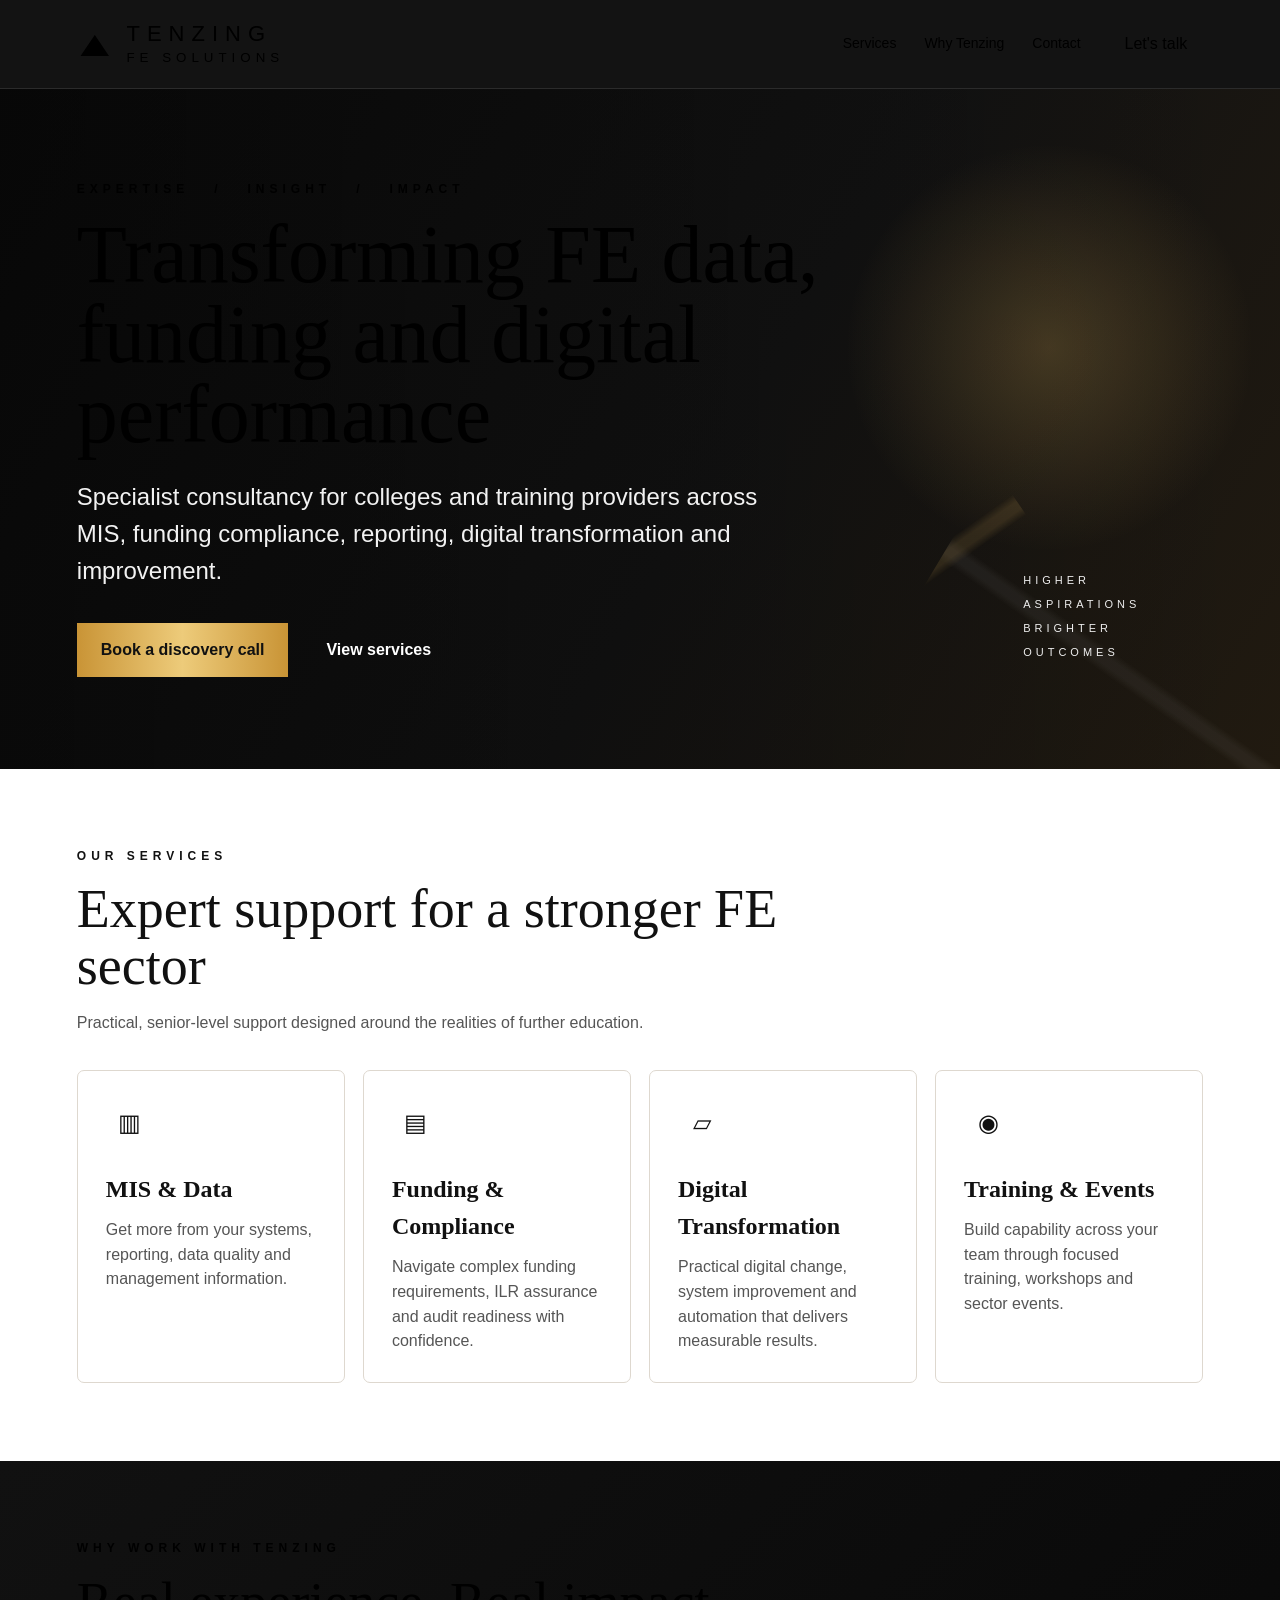
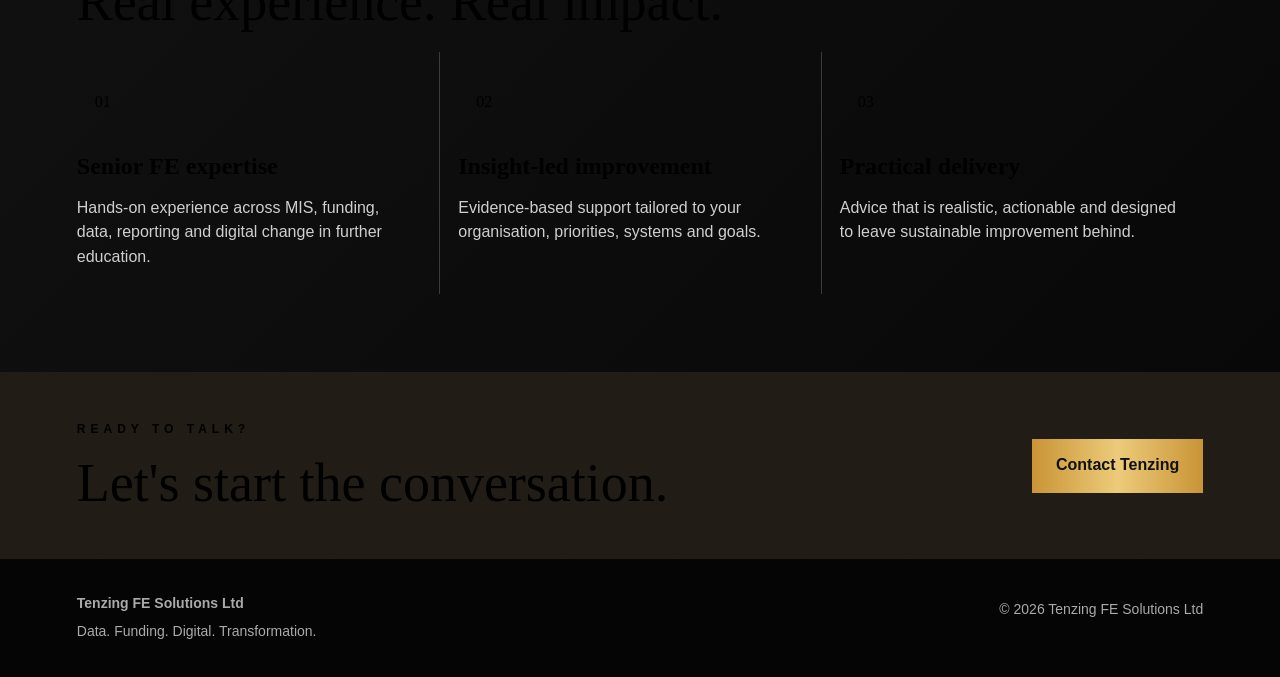
<file: index.html>
<!DOCTYPE html>
<html lang="en">
<head>
  <meta charset="UTF-8" />
  <meta name="viewport" content="width=device-width, initial-scale=1.0" />
  <meta name="description" content="Tenzing FE Solutions Ltd - specialist FE consultancy across MIS, data, funding compliance and digital transformation." />
  <title>Tenzing FE Solutions Ltd</title>
  <link rel="stylesheet" href="style.css" />
</head>
<body>
  <header class="site-header">
    <a class="brand" href="index.html" aria-label="Tenzing FE Solutions home">
      <span class="brand-mark">▲</span>
      <span class="brand-text">
        <strong>TENZING</strong>
        <small>FE SOLUTIONS</small>
      </span>
    </a>
    <nav class="desktop-nav" aria-label="Main navigation">
      <a href="#services">Services</a>
      <a href="#why">Why Tenzing</a>
      <a href="contact.html">Contact</a>
    </nav>
    <a class="header-cta" href="contact.html">Let's talk</a>
  </header>

  <main>
    <section class="hero">
      <div class="hero-overlay"></div>
      <div class="hero-inner">
        <div class="hero-copy">
          <p class="eyebrow">EXPERTISE &nbsp; / &nbsp; INSIGHT &nbsp; / &nbsp; IMPACT</p>
          <h1>Transforming FE data, funding and digital performance</h1>
          <p class="lead">
            Specialist consultancy for colleges and training providers across MIS, funding compliance,
            reporting, digital transformation and improvement.
          </p>
          <div class="hero-actions">
            <a class="btn btn-gold" href="contact.html">Book a discovery call</a>
            <a class="btn btn-outline" href="#services">View services</a>
          </div>
        </div>

        <aside class="hero-tag">
          <span>HIGHER</span>
          <span>ASPIRATIONS</span>
          <span>BRIGHTER</span>
          <span>OUTCOMES</span>
        </aside>
      </div>
    </section>

    <section class="section light" id="services">
      <div class="section-heading">
        <p class="eyebrow dark-gold">OUR SERVICES</p>
        <h2>Expert support for a stronger FE sector</h2>
        <p>
          Practical, senior-level support designed around the realities of further education.
        </p>
      </div>

      <div class="service-grid">
        <article class="service-card">
          <div class="icon">▥</div>
          <h3>MIS &amp; Data</h3>
          <p>Get more from your systems, reporting, data quality and management information.</p>
        </article>

        <article class="service-card">
          <div class="icon">▤</div>
          <h3>Funding &amp; Compliance</h3>
          <p>Navigate complex funding requirements, ILR assurance and audit readiness with confidence.</p>
        </article>

        <article class="service-card">
          <div class="icon">▱</div>
          <h3>Digital Transformation</h3>
          <p>Practical digital change, system improvement and automation that delivers measurable results.</p>
        </article>

        <article class="service-card">
          <div class="icon">◉</div>
          <h3>Training &amp; Events</h3>
          <p>Build capability across your team through focused training, workshops and sector events.</p>
        </article>
      </div>
    </section>

    <section class="section dark" id="why">
      <div class="section-heading compact">
        <p class="eyebrow">WHY WORK WITH TENZING</p>
        <h2>Real experience. Real impact.</h2>
      </div>

      <div class="benefit-grid">
        <article>
          <div class="round-icon">01</div>
          <h3>Senior FE expertise</h3>
          <p>Hands-on experience across MIS, funding, data, reporting and digital change in further education.</p>
        </article>

        <article>
          <div class="round-icon">02</div>
          <h3>Insight-led improvement</h3>
          <p>Evidence-based support tailored to your organisation, priorities, systems and goals.</p>
        </article>

        <article>
          <div class="round-icon">03</div>
          <h3>Practical delivery</h3>
          <p>Advice that is realistic, actionable and designed to leave sustainable improvement behind.</p>
        </article>
      </div>
    </section>

    <section class="cta-strip">
      <div>
        <p class="eyebrow">READY TO TALK?</p>
        <h2>Let's start the conversation.</h2>
      </div>
      <a class="btn btn-gold" href="contact.html">Contact Tenzing</a>
    </section>
  </main>

  <footer>
    <div>
      <strong>Tenzing FE Solutions Ltd</strong>
      <p>Data. Funding. Digital. Transformation.</p>
    </div>
    <p>© 2026 Tenzing FE Solutions Ltd</p>
  </footer>
</body>
</html>
</file>
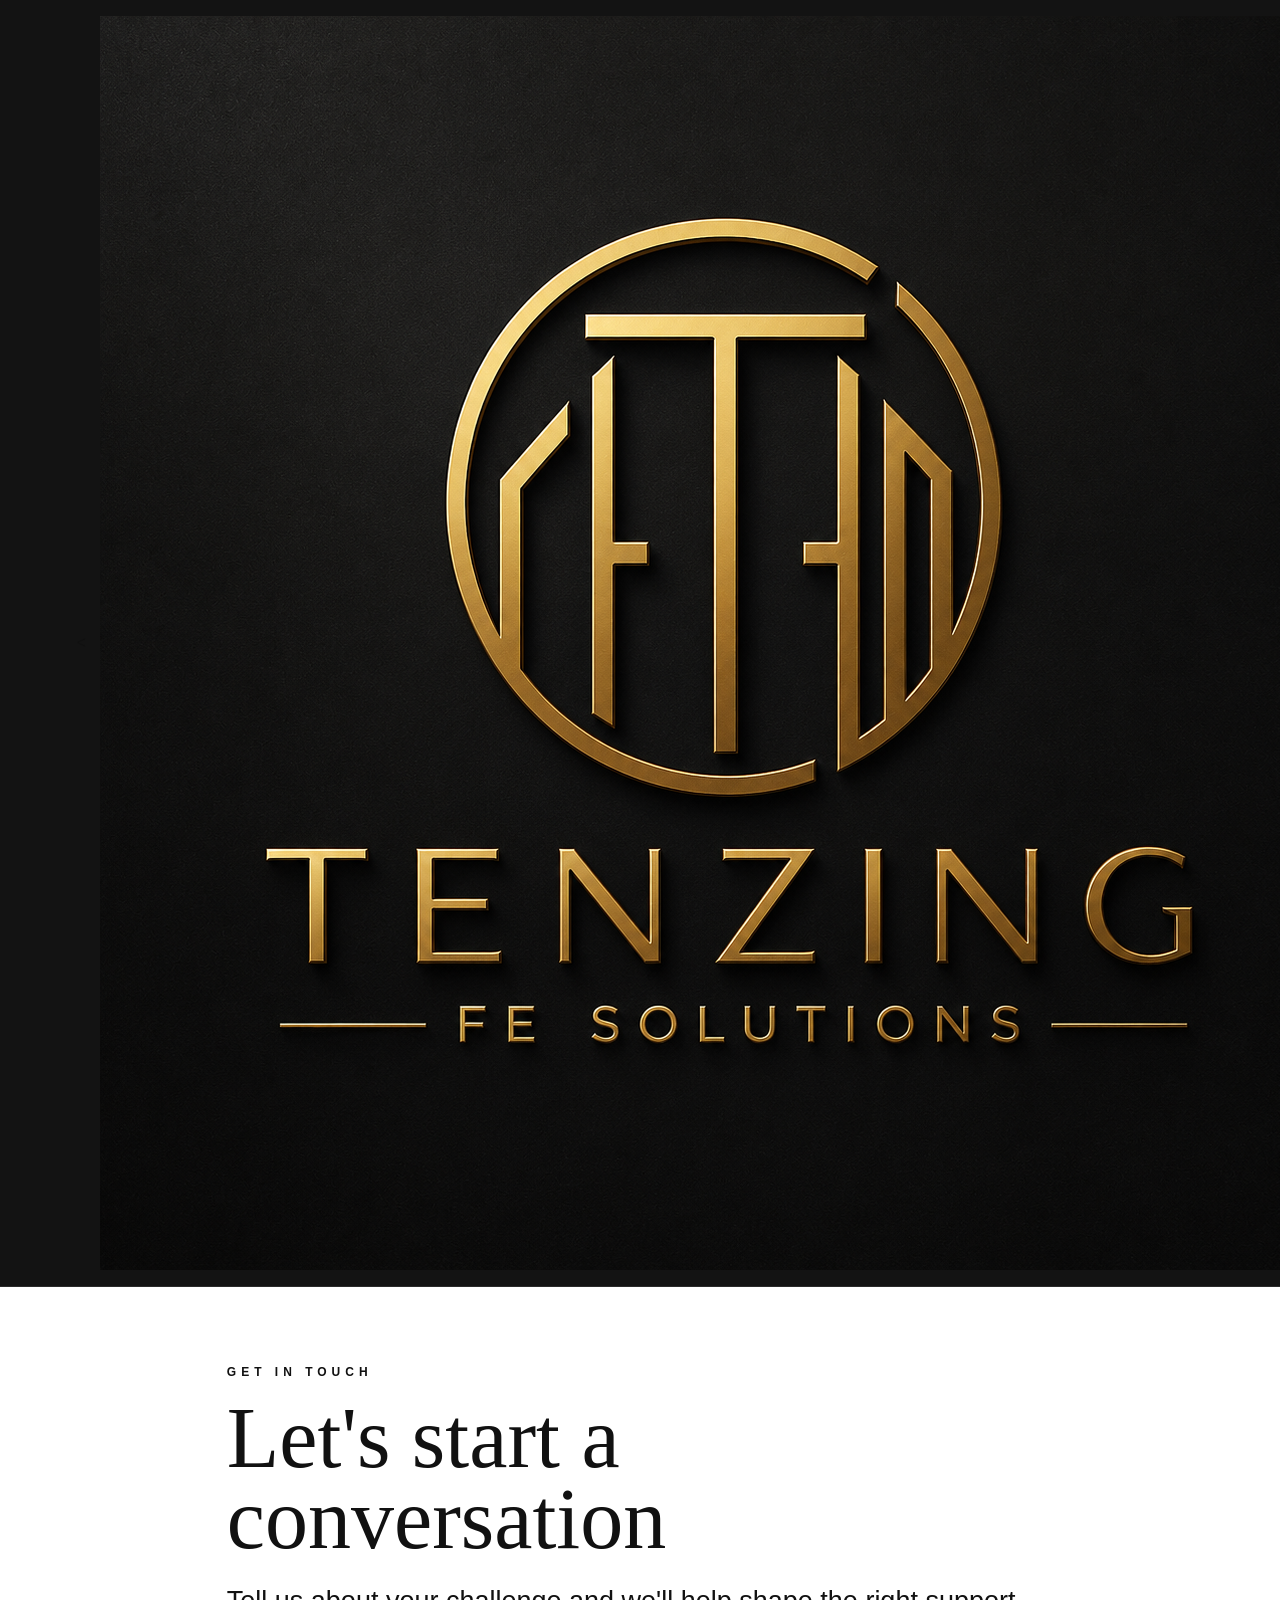
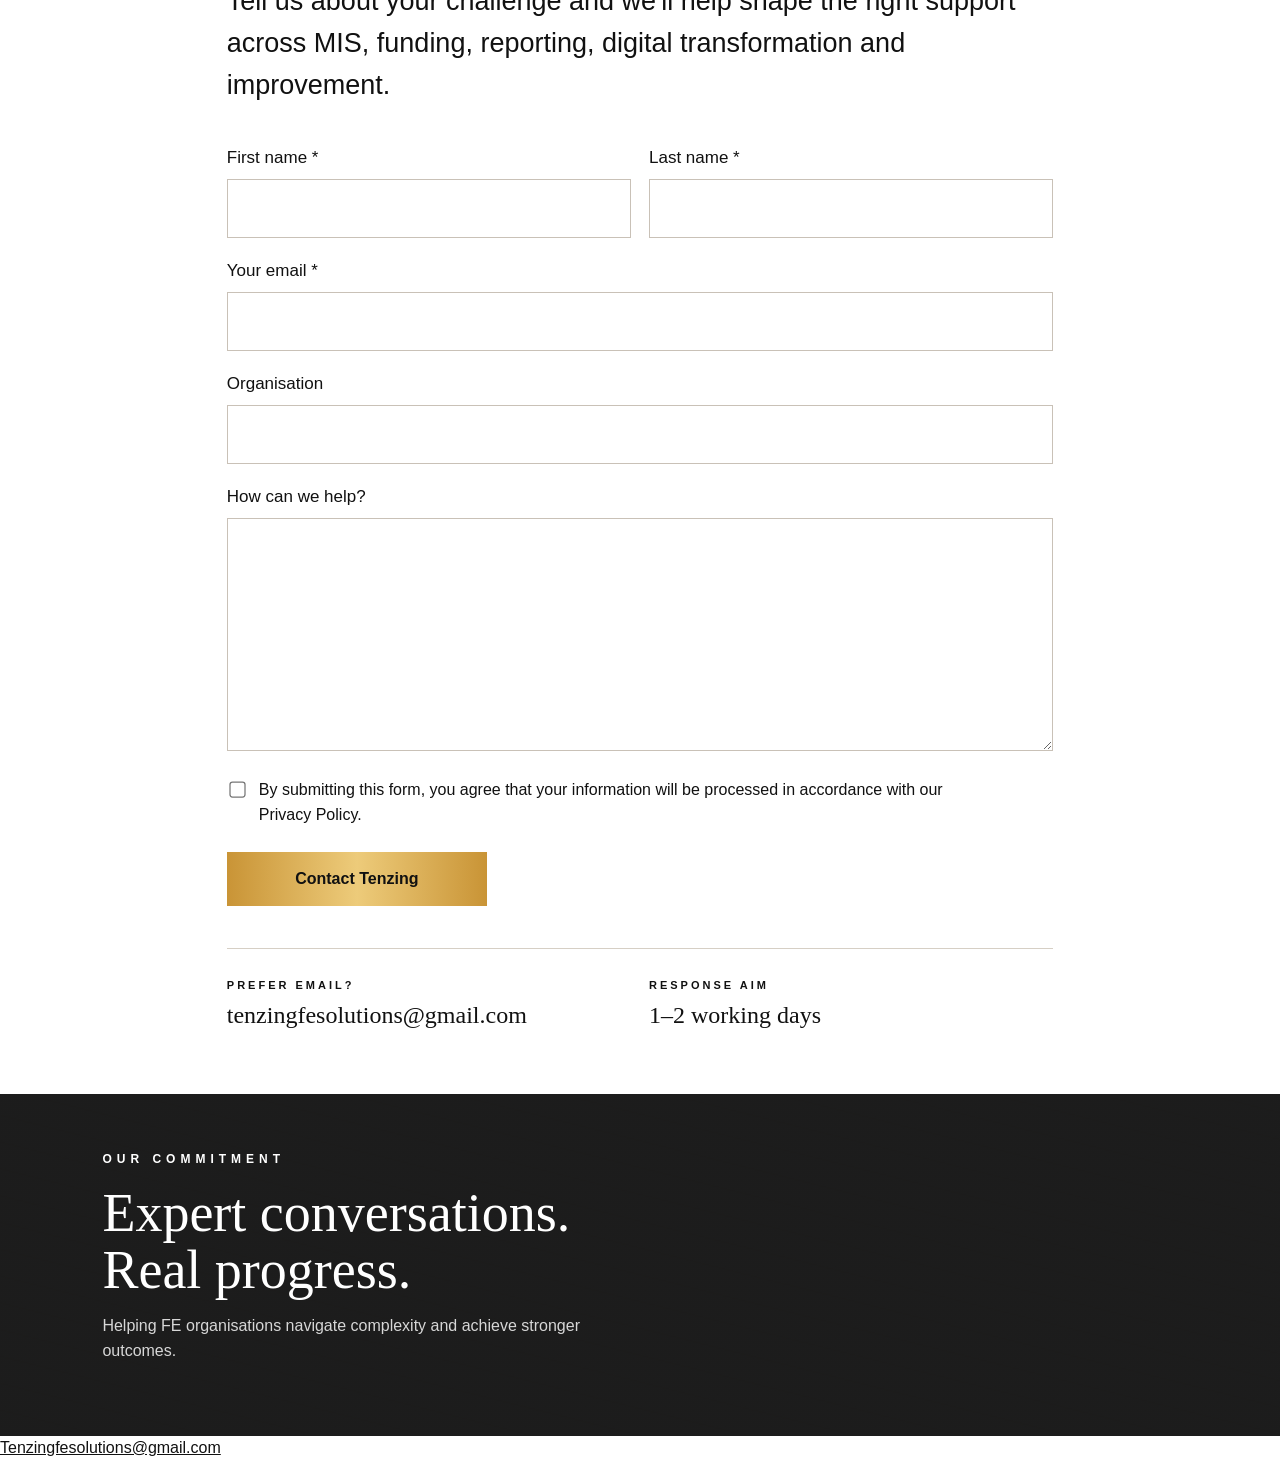
<file: contact.html>
<!DOCTYPE html>
<html lang="en">
<head>
  <meta charset="UTF-8" />
  <meta name="viewport" content="width=device-width, initial-scale=1.0" />
  <meta name="description" content="Contact Tenzing FE Solutions Ltd." />
  <title>Contact | Tenzing FE Solutions Ltd</title>
  <link rel="stylesheet" href="style.css" />
</head>
<body class="contact-body">
  <header class="site-header">
    <a class="brand" href="index.html">
    <<img src="Luxurious Gold Tenzing Emblem Logo (1).png"
     alt="Tenzing FE Solutions Ltd"
     class="site-logo">
</a>
    <nav class="desktop-nav" aria-label="Main navigation">
      <a href="index.html">Home</a>
      <a href="index.html#services">Services</a>
      <a href="contact.html" aria-current="page">Contact</a>
    </nav>
    <a class="header-cta" href="index.html">Home</a>
  </header>

  <main class="contact-main">
    <section class="contact-wrap">
      <p class="eyebrow dark-gold">GET IN TOUCH</p>
      <h1>Let's start a <span>conversation</span></h1>
      <p class="contact-intro">
        Tell us about your challenge and we'll help shape the right support across MIS, funding,
        reporting, digital transformation and improvement.
      </p>

      <form class="contact-form" action="https://formspree.io/f/YOUR-FORM-ID" method="POST">
        <div class="field-row">
          <div class="field">
            <label for="first-name">First name *</label>
            <input id="first-name" name="first-name" type="text" required />
          </div>
          <div class="field">
            <label for="last-name">Last name *</label>
            <input id="last-name" name="last-name" type="text" required />
          </div>
        </div>

        <div class="field">
          <label for="email">Your email *</label>
          <input id="email" name="email" type="email" required />
        </div>

        <div class="field">
          <label for="organisation">Organisation</label>
          <input id="organisation" name="organisation" type="text" />
        </div>

        <div class="field">
          <label for="message">How can we help?</label>
          <textarea id="message" name="message" rows="8"></textarea>
        </div>

        <label class="consent">
          <input type="checkbox" required />
          <span>
            By submitting this form, you agree that your information will be processed in accordance
            with our Privacy Policy.
          </span>
        </label>

        <button class="btn btn-gold submit-btn" type="submit">Contact Tenzing</button>
      </form>

      <div class="contact-details">
        <div>
          <span class="mini-label">PREFER EMAIL?</span>
          <strong>tenzingfesolutions@gmail.com</strong>
        </div>
        <div>
          <span class="mini-label">RESPONSE AIM</span>
          <strong>1–2 working days</strong>
        </div>
      </div>
    </section>

    <section class="contact-footer-panel">
      <p class="eyebrow">OUR COMMITMENT</p>
      <h2>Expert conversations.<br />Real progress.</h2>
      <p>Helping FE organisations navigate complexity and achieve stronger outcomes.</p>
    </section>
  </main>
</body>
</html>
<a href="mailto:Tenzingfesolutions@gmail.com" class="contact-email">
  Tenzingfesolutions@gmail.com
</a>
</file>
<file: style.css>
i/* Tenzing FE Solutions Ltd - Version 1 */

:root {
  --black: #0b0b0b;
  --charcoal: #171717;
  --gold: #d7ad59;
  --gold-dark: #a97b2d;
  --cream: #f4efe7;
  --white: #ffffff;
  --muted: #b8b8b8;
  --border: #d9d2c7;
}

* {
  box-sizing: border-box;
}

html {
  scroll-behavior: smooth;
}

body {
  margin: 0;
  font-family: Arial, Helvetica, sans-serif;
  background: var(--black);
  color: var(--white);
  line-height: 1.55;
}

a {
  color: inherit;
}

.site-header {
  position: sticky;
  top: 0;
  z-index: 50;
  min-height: 86px;
  display: flex;
  align-items: center;
  gap: 28px;
  padding: 16px 6%;
  background: rgba(10, 10, 10, 0.96);
  border-bottom: 1px solid #2b2b2b;
  backdrop-filter: blur(10px);
}

.brand {
  display: inline-flex;
  align-items: center;
  gap: 14px;
  text-decoration: none;
  margin-right: auto;
}

.brand-mark {
  color: var(--gold);
  font-size: 36px;
  transform: scaleX(1.35);
}

.brand-text {
  display: flex;
  flex-direction: column;
  line-height: 1.05;
}

.brand-text strong {
  letter-spacing: 7px;
  font-size: 22px;
  font-weight: 500;
}

.brand-text small {
  margin-top: 6px;
  color: var(--gold);
  letter-spacing: 5px;
}

.desktop-nav {
  display: flex;
  gap: 28px;
}

.desktop-nav a {
  text-decoration: none;
  font-size: 14px;
}

.desktop-nav a:hover {
  color: var(--gold);
}

.header-cta {
  text-decoration: none;
  padding: 10px 16px;
  border: 1px solid var(--gold);
  color: var(--gold);
}

.hero {
  position: relative;
  min-height: 680px;
  display: flex;
  align-items: center;
  overflow: hidden;
  background:
    radial-gradient(circle at 82% 38%, rgba(215,173,89,.25), transparent 18%),
    linear-gradient(120deg, #0b0b0b 0%, #121212 56%, #211a10 100%);
}

.hero::after {
  content: "";
  position: absolute;
  right: -9%;
  bottom: -18%;
  width: 58%;
  height: 74%;
  opacity: .65;
  background:
    linear-gradient(145deg, transparent 0 35%, rgba(215,173,89,.22) 36% 37%, transparent 38%),
    linear-gradient(35deg, transparent 0 52%, rgba(255,255,255,.08) 53% 54%, transparent 55%);
  clip-path: polygon(12% 100%, 46% 16%, 60% 46%, 72% 5%, 100% 100%);
}

.hero-overlay {
  position: absolute;
  inset: 0;
  background: linear-gradient(90deg, rgba(0,0,0,.34), transparent);
}

.hero-inner {
  width: 100%;
  max-width: 1280px;
  margin: 0 auto;
  padding: 80px 6%;
  display: grid;
  grid-template-columns: minmax(0, 1fr) 180px;
  gap: 50px;
  position: relative;
  z-index: 2;
}

.hero-copy {
  max-width: 800px;
}

.eyebrow {
  margin: 0 0 16px;
  color: var(--gold);
  font-size: 12px;
  letter-spacing: 5px;
  font-weight: 700;
}

.dark-gold {
  color: var(--gold-dark);
}

h1, h2, h3 {
  font-family: Georgia, "Times New Roman", serif;
}

.hero h1 {
  max-width: 780px;
  margin: 12px 0 22px;
  font-size: clamp(48px, 7vw, 82px);
  line-height: .98;
  font-weight: 500;
}

.lead {
  max-width: 700px;
  margin: 0;
  font-size: clamp(18px, 2.1vw, 24px);
  color: #f2f2f2;
}

.hero-actions {
  display: flex;
  flex-wrap: wrap;
  gap: 14px;
  margin-top: 34px;
}

.btn {
  display: inline-flex;
  justify-content: center;
  align-items: center;
  min-height: 54px;
  padding: 14px 24px;
  text-decoration: none;
  border: 0;
  font-weight: 700;
  font-size: 16px;
  cursor: pointer;
}

.btn-gold {
  color: #111;
  background: linear-gradient(90deg, #c99436, #edcb7a, #c99436);
}

.btn-gold:hover {
  filter: brightness(1.05);
}

.btn-outline {
  color: #fff;
  border: 2px solid var(--gold);
  background: transparent;
}

.hero-tag {
  align-self: end;
  display: flex;
  flex-direction: column;
  gap: 7px;
  padding-bottom: 16px;
  color: #eee;
  font-size: 11px;
  letter-spacing: 4px;
}

.section {
  padding: 78px 6%;
}

.light {
  background: var(--cream);
  color: #111;
}

.dark {
  background: linear-gradient(135deg, #111, #080808);
}

.section-heading {
  max-width: 840px;
  margin-bottom: 34px;
}

.section-heading.compact {
  margin-bottom: 22px;
}

.section-heading h2,
.cta-strip h2,
.contact-footer-panel h2 {
  margin: 4px 0 14px;
  font-size: clamp(36px, 5vw, 54px);
  line-height: 1.05;
  font-weight: 500;
}

.section-heading > p:last-child {
  color: #555;
  max-width: 700px;
}

.service-grid,
.benefit-grid {
  display: grid;
  gap: 18px;
}

.service-grid {
  grid-template-columns: repeat(4, 1fr);
}

.service-card {
  min-height: 245px;
  padding: 28px;
  background: white;
  border: 1px solid #ded8cf;
  border-radius: 7px;
}

.service-card .icon {
  width: 48px;
  height: 48px;
  display: grid;
  place-items: center;
  margin-bottom: 24px;
  border: 1px solid var(--gold-dark);
  border-radius: 50%;
  color: var(--gold-dark);
  font-size: 24px;
}

.service-card h3 {
  margin: 0 0 10px;
  font-size: 24px;
}

.service-card p {
  margin: 0;
  color: #555;
}

.benefit-grid {
  grid-template-columns: repeat(3, 1fr);
}

.benefit-grid article {
  padding: 24px 26px 24px 0;
  border-right: 1px solid #3c3c3c;
}

.benefit-grid article:last-child {
  border-right: none;
}

.round-icon {
  width: 52px;
  height: 52px;
  display: grid;
  place-items: center;
  border: 1px solid var(--gold);
  border-radius: 50%;
  color: var(--gold);
  margin-bottom: 20px;
  font-family: Georgia, serif;
}

.benefit-grid h3 {
  margin: 0 0 10px;
  font-size: 24px;
}

.benefit-grid p {
  margin: 0;
  color: #cfcfcf;
}

.cta-strip {
  display: flex;
  justify-content: space-between;
  align-items: center;
  gap: 30px;
  padding: 48px 6%;
  background:
    linear-gradient(rgba(21,16,10,.95), rgba(21,16,10,.95)),
    repeating-linear-gradient(12deg, transparent 0 22px, rgba(215,173,89,.08) 23px 24px);
}

.cta-strip h2 {
  margin: 0;
}

footer {
  display: flex;
  justify-content: space-between;
  gap: 30px;
  padding: 34px 6%;
  color: #aaa;
  background: #050505;
  font-size: 14px;
}

footer p {
  margin: 6px 0 0;
}

/* Contact page */

.contact-body {
  background: var(--cream);
  color: #111;
}

.contact-main {
  background: var(--cream);
}

.contact-wrap {
  max-width: 980px;
  margin: 0 auto;
  padding: 76px 6% 60px;
}

.contact-wrap h1 {
  margin: 5px 0 20px;
  font-size: clamp(52px, 8vw, 86px);
  line-height: .95;
  font-weight: 500;
}

.contact-wrap h1 span {
  color: var(--gold-dark);
}

.contact-intro {
  max-width: 820px;
  margin: 0 0 38px;
  font-size: clamp(19px, 2.6vw, 27px);
}

.contact-form {
  max-width: 850px;
}

.field-row {
  display: grid;
  grid-template-columns: 1fr 1fr;
  gap: 18px;
}

.field {
  margin-bottom: 20px;
}

.field label {
  display: block;
  margin-bottom: 8px;
  font-size: 17px;
}

.field input,
.field textarea {
  width: 100%;
  border: 1px solid #c9c1b7;
  background: rgba(255,255,255,.78);
  padding: 16px;
  font: inherit;
  outline: none;
}

.field input:focus,
.field textarea:focus {
  border-color: var(--gold-dark);
  box-shadow: 0 0 0 3px rgba(169,123,45,.10);
}

.consent {
  display: flex;
  gap: 12px;
  align-items: flex-start;
  margin: 4px 0 24px;
  max-width: 740px;
}

.consent input {
  margin-top: 5px;
  transform: scale(1.25);
}

.submit-btn {
  min-width: 260px;
}

.contact-details {
  display: grid;
  grid-template-columns: 1fr 1fr;
  gap: 18px;
  margin-top: 42px;
  padding-top: 28px;
  border-top: 1px solid #d6cfc5;
}

.contact-details > div {
  display: flex;
  flex-direction: column;
  gap: 3px;
}

.mini-label {
  color: var(--gold-dark);
  font-size: 11px;
  letter-spacing: 3px;
  font-weight: 700;
}

.contact-details strong {
  font-family: Georgia, serif;
  font-size: 24px;
  font-weight: 500;
}

.contact-footer-panel {
  padding: 56px 8%;
  color: white;
  background:
    linear-gradient(rgba(11,11,11,.93), rgba(11,11,11,.93)),
    repeating-linear-gradient(14deg, transparent 0 24px, rgba(215,173,89,.07) 25px 26px);
}

.contact-footer-panel p:last-child {
  max-width: 520px;
  color: #d7d7d7;
}

@media (max-width: 900px) {
  .desktop-nav,
  .header-cta {
    display: none;
  }

  .site-header {
    min-height: 76px;
    padding: 14px 5%;
  }

  .brand-text strong {
    font-size: 19px;
    letter-spacing: 5px;
  }

  .brand-text small {
    font-size: 10px;
  }

  .hero {
    min-height: 670px;
  }

  .hero-inner {
    grid-template-columns: 1fr;
    padding: 70px 6%;
  }

  .hero-tag {
    display: none;
  }

  .service-grid,
  .benefit-grid {
    grid-template-columns: 1fr;
  }

  .benefit-grid article {
    border-right: none;
    border-bottom: 1px solid #333;
    padding-right: 0;
    padding-bottom: 28px;
  }

  .benefit-grid article:last-child {
    border-bottom: none;
  }

  .cta-strip {
    align-items: flex-start;
    flex-direction: column;
  }
  /* =========================
   MOBILE RESPONSIVE FIXES
   ========================= */

html,
body {
  width: 100%;
  max-width: 100%;
  overflow-x: hidden;
}

* {
  box-sizing: border-box;
}

img,
svg {
  max-width: 100%;
  height: auto;
}

@media (max-width: 768px) {

  body {
    overflow-x: hidden;
  }

  header,
  .header,
  .navbar,
  .nav,
  .hero,
  .hero-content,
  main,
  section,
  .container {
    width: 100%;
    max-width: 100%;
  }

  .container,
  .hero,
  .hero-content,
  section {
    padding-left: 24px;
    padding-right: 24px;
  }

  /* Main hero headline */
  .hero h1,
  .hero-title,
  h1 {
    font-size: clamp(3rem, 13vw, 4.8rem);
    line-height: 0.98;
    letter-spacing: -0.03em;
    max-width: 100%;
    overflow-wrap: break-word;
    word-break: normal;
  }

  /* Gold strapline */
  .hero .eyebrow,
  .eyebrow,
  .kicker,
  .overline {
    font-size: 1rem;
    line-height: 1.5;
    letter-spacing: 0.3em;
    max-width: 100%;
  }

  /* Supporting paragraph */
  .hero p,
  .hero-copy,
  .hero-description {
    font-size: 1.25rem;
    line-height: 1.55;
    max-width: 100%;
  }

  /* Logo / brand area */
  .logo,
  .brand,
  .site-logo {
    max-width: 100%;
  }

  /* Prevent buttons / links overflowing */
  a,
  button,
  .btn {
    max-width: 100%;
  }
}

@media (max-width: 480px) {

  .container,
  .hero,
  .hero-content,
  section {
    padding-left: 20px;
    padding-right: 20px;
  }

  .hero h1,
  .hero-title,
  h1 {
    font-size: clamp(2.8rem, 14vw, 4rem);
    line-height: 1;
  }

  .hero p,
  .hero-copy,
  .hero-description {
    font-size: 1.1rem;
    line-height: 1.55;
  }

  .hero .eyebrow,
  .eyebrow,
  .kicker,
  .overline {
    font-size: 0.9rem;
    letter-spacing: 0.24em;
  }
}
  

  footer {
    flex-direction: column;
  }

  .field-row,
  .contact-details {
    grid-template-columns: 1fr;
  }
}
/* Final mobile hero refinement */

@media (max-width: 768px) {

  .hero {
    padding-top: 70px;
    padding-bottom: 70px;
  }

  .hero h1,
  .hero-title,
  h1 {
    font-size: clamp(2.7rem, 11vw, 3.8rem);
    line-height: 1.03;
    letter-spacing: -0.025em;
    margin-bottom: 28px;
  }

  .hero p,
  .hero-copy,
  .hero-description {
    font-size: 1.1rem;
    line-height: 1.55;
    margin-bottom: 30px;
  }

  .hero .eyebrow,
  .eyebrow,
  .kicker,
  .overline {
    font-size: 0.82rem;
    letter-spacing: 0.28em;
    line-height: 1.6;
    margin-bottom: 28px;
  }

  .hero .btn,
  .hero a.btn,
  .cta-button {
    width: 100%;
    text-align: center;
    padding: 16px 18px;
  }
}
@media (max-width: 768px) {
  .contact-hero h1,
  .contact-page h1,
  .contact h1 {
    font-size: 2.25rem !important;
    line-height: 1.08 !important;
    letter-spacing: -0.02em;
    max-width: 100%;
    word-break: normal;
    overflow-wrap: normal;
    hyphens: none;
  }
}

@media (max-width: 480px) {
  .contact-hero h1,
  .contact-page h1,
  .contact h1 {
    font-size: 2rem !important;
  }
}/* =================================
   CONTACT PAGE - FINAL MOBILE FIX
   ================================= */

@media (max-width: 768px) {

  /* Compact logo/header */
  .site-header {
    min-height: auto !important;
    padding: 18px 22px !important;
  }

  .site-header .brand {
    width: auto !important;
    max-width: 100% !important;
    display: block !important;
  }

  .site-header .site-logo {
    width: 190px !important;
    max-width: 190px !important;
    height: auto !important;
    display: block !important;
    margin: 0 !important;
  }

  /* Contact page spacing */
  .contact-wrap {
    padding-left: 24px !important;
    padding-right: 24px !important;
    padding-top: 55px !important;
  }

  /* Let's start a conversation */
  .contact-wrap h1 {
    font-size: 2.55rem !important;
    line-height: 1.05 !important;
    letter-spacing: -0.03em !important;
    max-width: 100% !important;
    word-break: normal !important;
    overflow-wrap: normal !important;
    hyphens: none !important;
  }

  .contact-wrap h1 span {
    white-space: normal !important;
  }

  /* Introductory paragraph */
  .contact-intro {
    font-size: 1.15rem !important;
    line-height: 1.55 !important;
  }

  /* Email address in contact details */
  .contact-details a[href^="mailto:"],
  a[href^="mailto:"] {
    font-size: 1.45rem !important;
    line-height: 1.2 !important;
    word-break: break-word !important;
    overflow-wrap: anywhere !important;
    max-width: 100% !important;
    display: block !important;
  }
}

@media (max-width: 480px) {

  .site-header .site-logo {
    width: 165px !important;
    max-width: 165px !important;
  }

  .contact-wrap h1 {
    font-size: 2.2rem !important;
  }

  .contact-details a[href^="mailto:"],
  a[href^="mailto:"] {
    font-size: 1.25rem !important;
  }
}/* FINAL MOBILE TIDY-UP */

@media (max-width: 768px) {

  /* Contact email */
  .contact-details a[href^="mailto:"],
  a[href^="mailto:"] {
    font-size: 1.15rem !important;
    line-height: 1.3 !important;
    display: block !important;
    max-width: 100% !important;
    overflow-wrap: anywhere !important;
    word-break: break-word !important;
  }

  /* Homepage hero heading */
  .hero h1,
  .hero-title,
  .home-hero h1 {
    font-size: 3rem !important;
    line-height: 1.02 !important;
    max-width: 100% !important;
  }

  /* Homepage brand block */
  .hero,
  .home-hero {
    overflow: hidden !important;
  }
}

@media (max-width: 480px) {

  .contact-details a[href^="mailto:"],
  a[href^="mailto:"] {
    font-size: 1rem !important;
  }

  .hero h1,
  .hero-title,
  .home-hero h1 {
    font-size: 2.6rem !important;
  }
}
</file>
